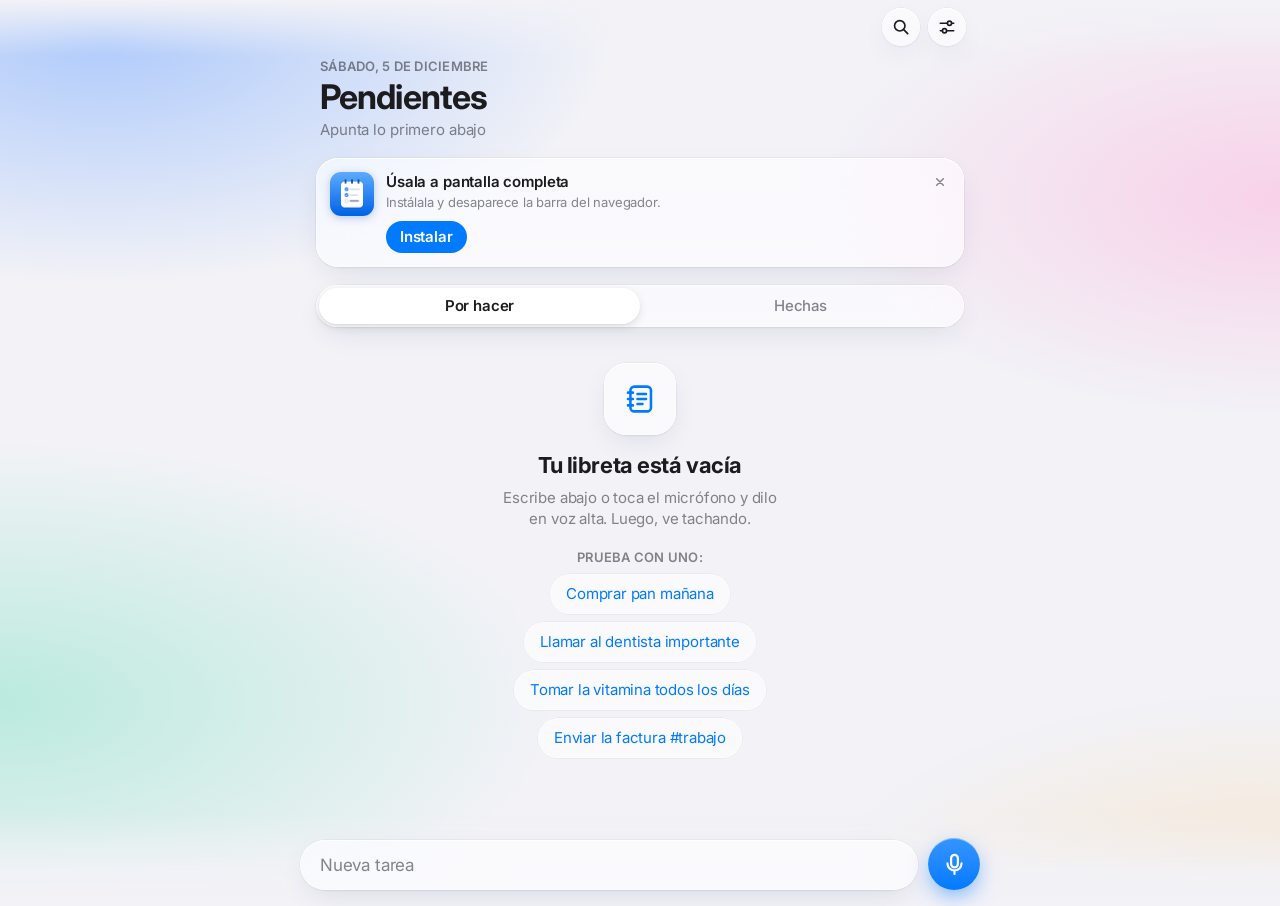
<file: index.html>
<!doctype html>
<html lang="es">
<head>
<meta charset="utf-8">
<meta name="viewport" content="width=device-width, initial-scale=1, viewport-fit=cover, interactive-widget=resizes-content">
<title>Pendientes</title>
<meta name="description" content="Tu libreta de cosas por hacer: apúntalas escribiendo o con la voz y táchalas.">
<meta name="color-scheme" content="light dark">
<meta name="theme-color" content="#f2f2f7" media="(prefers-color-scheme: light)">
<meta name="theme-color" content="#000000" media="(prefers-color-scheme: dark)">
<link rel="manifest" id="manifest" href="manifest.webmanifest">
<script>
  // Android pinta las barras del sistema (hora arriba, botones abajo) con el color del manifiesto y lo guarda
  // al instalar. Por defecto es el oscuro; solo con el móvil en modo claro se usa el claro.
  (function () {
    var m = window.matchMedia('(prefers-color-scheme: light)');
    var set = function () { document.getElementById('manifest').href = m.matches ? 'manifest-light.webmanifest' : 'manifest.webmanifest'; };
    set();
    if (m.addEventListener) m.addEventListener('change', set);
  })();
</script>
<link rel="icon" href="icons/icon.svg" type="image/svg+xml">
<link rel="apple-touch-icon" href="icons/apple-touch-icon.png">
<meta name="apple-mobile-web-app-capable" content="yes">
<meta name="mobile-web-app-capable" content="yes">
<meta name="apple-mobile-web-app-status-bar-style" content="black-translucent">
<meta name="apple-mobile-web-app-title" content="Pendientes">
<meta name="format-detection" content="telephone=no">
<link rel="preconnect" href="https://fonts.googleapis.com">
<link rel="preconnect" href="https://fonts.gstatic.com" crossorigin>
<link rel="stylesheet" href="https://fonts.googleapis.com/css2?family=Inter:opsz,wght@14..32,400..700&display=swap">
<link rel="stylesheet" href="styles.css">
<script src="app.js" defer></script>
</head>
<body>
<div class="backdrop" aria-hidden="true"></div>

<header class="nav" id="nav">
  <div class="nav-in">
    <span class="nav-title" aria-hidden="true">Pendientes</span>
    <div class="nav-btns">
      <button class="round glass" id="searchBtn" type="button" aria-label="Buscar">
        <svg viewBox="0 0 24 24" aria-hidden="true"><circle cx="10.5" cy="10.5" r="6.25"/><path d="M15.25 15.25 20 20"/></svg>
      </button>
      <button class="round glass" id="menuBtn" type="button" aria-label="Ajustes">
        <svg viewBox="0 0 24 24" aria-hidden="true"><path d="M4 7.5h8.5M17.5 7.5H20M4 16.5h2.5M11.5 16.5H20"/><circle cx="15" cy="7.5" r="2.5"/><circle cx="9" cy="16.5" r="2.5"/></svg>
      </button>
    </div>
  </div>
</header>

<main class="wrap">
  <section class="hero">
    <div class="hero-txt">
      <p class="date" id="today"></p>
      <h1 id="bigTitle">Pendientes</h1>
      <p class="summary" id="summary"></p>
    </div>
    <div class="ring" id="ring" hidden>
      <svg viewBox="0 0 56 56" aria-hidden="true"><circle class="ring-bg" cx="28" cy="28" r="23"/><circle class="ring-fg" id="ringFg" cx="28" cy="28" r="23"/></svg>
      <span class="ring-txt" id="ringTxt"></span>
    </div>
  </section>

  <div class="search" id="searchBar" hidden>
    <label class="search-field glass">
      <svg viewBox="0 0 24 24" aria-hidden="true"><circle cx="10.5" cy="10.5" r="6.25"/><path d="M15.25 15.25 20 20"/></svg>
      <input id="search" type="search" placeholder="Buscar en todo" enterkeyhint="search" autocomplete="off">
    </label>
    <button class="bar-btn" type="button" id="searchCancel">Cancelar</button>
  </div>

  <aside class="install glass" id="installCard" hidden>
    <img src="icons/icon-192.png" alt="" width="44" height="44">
    <div class="install-txt">
      <strong>Úsala a pantalla completa</strong>
      <span>Instálala y desaparece la barra del navegador.</span>
      <button class="pill" type="button" id="installBtn">Instalar</button>
    </div>
    <button class="x" type="button" id="installClose" aria-label="Ahora no">
      <svg viewBox="0 0 24 24" aria-hidden="true"><path d="M7 7l10 10M17 7 7 17"/></svg>
    </button>
  </aside>

  <div class="seg glass" role="tablist" aria-label="Filtrar" id="seg" data-active="todo">
    <span class="seg-thumb" aria-hidden="true"></span>
    <button type="button" role="tab" data-filter="todo" aria-selected="true">Por hacer <span class="count" id="countTodo"></span></button>
    <button type="button" role="tab" data-filter="done" aria-selected="false">Hechas <span class="count" id="countDone"></span></button>
  </div>

  <div class="tags" id="tags" hidden></div>

  <p class="tip" id="tip" hidden>
    <span>Desliza <b>→</b> para tachar y <b>←</b> para pasar a mañana o borrar. Mantén pulsada una tarea para moverla.</span>
    <button type="button" id="tipClose">Entendido</button>
  </p>

  <div class="empty" id="empty" hidden>
    <div class="empty-ic glass" id="emptyIc"></div>
    <h2 id="emptyTitle"></h2>
    <p id="emptyText"></p>
    <div class="examples" id="examples" hidden>
      <span class="examples-k">Prueba con uno:</span>
      <button type="button">Comprar pan mañana</button>
      <button type="button">Llamar al dentista importante</button>
      <button type="button">Tomar la vitamina todos los días</button>
      <button type="button">Enviar la factura #trabajo</button>
    </div>
  </div>

  <div id="sections" aria-live="polite"></div>

  <button class="link-btn danger" id="clearDone" type="button" hidden>Borrar todas las hechas</button>
</main>

<form class="dock" id="composer" autocomplete="off" data-state="idle">
  <div class="live glass" id="live" hidden>
    <p class="live-text" id="liveText"></p>
    <p class="live-hint">Di <b>«nueva tarea»</b> para separar varias · <b>«mañana»</b> o <b>«importante»</b> al final</p>
  </div>
  <div class="hint" id="hint" hidden></div>
  <div class="dock-in">
    <label class="field glass">
      <span class="sr">Nueva tarea</span>
      <textarea id="input" rows="1" placeholder="Nueva tarea" enterkeyhint="send"></textarea>
    </label>
    <div class="recbar glass" id="recbar" aria-live="polite">
      <button class="rb-trash" id="rbTrash" type="button" aria-label="Descartar">
        <svg viewBox="0 0 24 24" aria-hidden="true"><path d="M4 6.5h16M9.25 6.5V5A1.75 1.75 0 0 1 11 3.25h2A1.75 1.75 0 0 1 14.75 5v1.5M6 6.5l.85 12.2a2 2 0 0 0 2 1.8h6.3a2 2 0 0 0 2-1.8L18 6.5M10 10.5v6M14 10.5v6"/></svg>
      </button>
      <span class="rb-dot" aria-hidden="true"></span>
      <span class="rb-time" id="rbTime">0:00</span>
      <span class="rb-slide" id="rbSlide"><svg viewBox="0 0 24 24" aria-hidden="true"><path d="M14.5 6l-6 6 6 6"/></svg>Desliza para cancelar</span>
      <span class="rb-wave" id="rbWave" aria-hidden="true"></span>
      <span class="rb-busy"><i class="rb-spin" aria-hidden="true"></i><span id="rbBusyText">Pasando a texto…</span></span>
    </div>
    <div class="action-wrap">
      <span class="lock glass" id="lock" aria-hidden="true">
        <svg class="lock-pad" viewBox="0 0 24 24"><rect x="5.5" y="10.5" width="13" height="10" rx="2.5"/><path d="M8.5 10.5V8a3.5 3.5 0 0 1 7 0v2.5"/></svg>
        <svg class="lock-up" viewBox="0 0 24 24"><path d="M6.5 14.5 12 9l5.5 5.5"/></svg>
      </span>
      <button class="action" id="action" type="button" data-mode="voice" aria-label="Mantén pulsado para hablar">
        <svg class="i-mic" viewBox="0 0 24 24" aria-hidden="true"><rect x="8.75" y="2.75" width="6.5" height="12" rx="3.25"/><path d="M5.25 11a6.75 6.75 0 0 0 13.5 0M12 17.75V21"/></svg>
        <svg class="i-send" viewBox="0 0 24 24" aria-hidden="true"><path d="M12 19.5V5M5.75 11.25 12 5l6.25 6.25"/></svg>
      </button>
    </div>
  </div>
</form>

<div class="rec" id="rec" hidden>
  <div class="rec-panel" role="dialog" aria-modal="true" aria-labelledby="recTitle">
    <span class="grabber" aria-hidden="true"></span>
    <p class="rec-title" id="recTitle">Te escucho</p>
    <p class="rec-live" id="recLive"></p>
    <div class="wave" id="wave" aria-hidden="true"></div>
    <button class="rec-btn" id="recStop" type="button" aria-label="Terminar">
      <svg viewBox="0 0 24 24" aria-hidden="true"><rect x="7" y="7" width="10" height="10" rx="2.5"/></svg>
    </button>
    <p class="rec-hint" id="recHint">Di <b>«nueva tarea»</b> para separar varias · <b>«mañana»</b>, <b>«importante»</b> o <b>«todos los días»</b> al final</p>
    <button class="link-btn" id="recCancel" type="button">Cancelar</button>
  </div>
</div>

<div class="toast" id="toast" role="status" hidden>
  <span id="toastMsg"></span>
  <button type="button" id="toastUndo">Deshacer</button>
</div>

<dialog class="sheet" id="edit" aria-labelledby="editTitle">
  <form id="editForm">
    <div class="sheet-top">
      <span class="grabber" aria-hidden="true"></span>
      <div class="sheet-bar">
        <button class="bar-btn" type="button" data-close>Cancelar</button>
        <h2 id="editTitle">Tarea</h2>
        <button class="bar-btn strong" type="submit">Listo</button>
      </div>
    </div>
    <div class="sheet-body">
      <div class="card">
        <textarea class="edit-text" id="editText" rows="2" placeholder="Qué hay que hacer" aria-label="Tarea"></textarea>
        <textarea class="edit-note" id="editNote" rows="2" placeholder="Notas: un teléfono, una dirección, un enlace…" aria-label="Notas"></textarea>
      </div>
      <div class="quick-row" id="editQuick" hidden></div>

      <div class="card">
        <div class="cell cell-col">
          <div class="cell-line">
            <span class="ico" style="--c: var(--red)"><svg viewBox="0 0 24 24" aria-hidden="true"><rect x="3.75" y="5" width="16.5" height="15.25" rx="3.25"/><path d="M3.75 9.75h16.5M8.25 3v4M15.75 3v4"/><path d="M8 13.75h.01M12 13.75h.01M16 13.75h.01M8 17h.01M12 17h.01" stroke-width="2.6"/></svg></span>
            <span class="cell-label">Para cuándo</span>
          </div>
          <div class="chips" id="dueChips">
            <button type="button" data-due="0">Hoy</button>
            <button type="button" data-due="1">Mañana</button>
            <label class="chip-date" id="dateChip"><span id="editDateLabel">Otro día</span><input type="date" id="editDate" aria-label="Elegir día"></label>
          </div>
        </div>
        <label class="cell">
          <span class="ico" style="--c: var(--indigo)"><svg viewBox="0 0 24 24" aria-hidden="true"><path d="M4.5 11.5V10a4 4 0 0 1 4-4h11M16.5 3l3 3-3 3M19.5 12.5V14a4 4 0 0 1-4 4h-11M7.5 21l-3-3 3-3"/></svg></span>
          <span class="cell-label">Repetir</span>
          <span class="cell-value" id="editRepeatLabel">Nunca</span>
          <svg class="chev" viewBox="0 0 24 24" aria-hidden="true"><path d="M9.5 6l6 6-6 6"/></svg>
          <select class="cell-select" id="editRepeat" aria-label="Repetir">
            <option value="">Nunca</option>
            <option value="daily">Cada día</option>
            <option value="weekdays">Entre semana (lunes a viernes)</option>
            <option value="weekly">Cada semana</option>
            <option value="monthly">Cada mes</option>
          </select>
        </label>
        <label class="cell">
          <span class="ico" style="--c: var(--orange)"><svg viewBox="0 0 24 24" aria-hidden="true"><path class="fill" d="M12 3.6l2.6 5.2 5.8.9-4.2 4.1 1 5.7L12 16.8l-5.2 2.7 1-5.7-4.2-4.1 5.8-.9z"/></svg></span>
          <span class="cell-label">Importante</span>
          <input class="switch" type="checkbox" id="editStar" role="switch">
        </label>
      </div>
      <p class="cell-note" id="editInfo"></p>

      <div class="card">
        <button class="cell danger" type="button" id="editDelete">
          <span class="ico" style="--c: var(--red)"><svg viewBox="0 0 24 24" aria-hidden="true"><path d="M4 6.5h16M9.25 6.5V5A1.75 1.75 0 0 1 11 3.25h2A1.75 1.75 0 0 1 14.75 5v1.5M6 6.5l.85 12.2a2 2 0 0 0 2 1.8h6.3a2 2 0 0 0 2-1.8L18 6.5M10 10.5v6M14 10.5v6"/></svg></span>
          <span class="cell-label">Eliminar tarea</span>
        </button>
      </div>
    </div>
  </form>
</dialog>

<dialog class="sheet" id="menu" aria-labelledby="menuTitle">
  <div class="sheet-top">
    <span class="grabber" aria-hidden="true"></span>
    <div class="sheet-bar">
      <span></span>
      <h2 id="menuTitle">Ajustes</h2>
      <button class="bar-btn strong" type="button" data-close>Listo</button>
    </div>
  </div>
  <div class="sheet-body">
    <p class="cell-head">Al pulsar el micrófono</p>
    <div class="seg seg-sm" id="voiceSeg" role="radiogroup" aria-label="Al pulsar el micrófono">
      <span class="seg-thumb" aria-hidden="true"></span>
      <button type="button" role="radio" data-voice="dictar">Dictado</button>
      <button type="button" role="radio" data-voice="audio">Grabar y transcribir</button>
    </div>
    <p class="cell-note" id="voiceNote"></p>
    <div class="card">
      <button class="cell" type="button" data-act="testmic">
        <span class="ico" style="--c: var(--red)"><svg viewBox="0 0 24 24" aria-hidden="true"><path d="M3.5 10.75v2.5M7 7.75v8.5M10.5 4.5v15M14 8.25v7.5M17.5 6.25v11.5M21 10.25v3.5"/></svg></span>
        <span class="cell-label">Probar el micrófono</span>
        <svg class="chev" viewBox="0 0 24 24" aria-hidden="true"><path d="M9.5 6l6 6-6 6"/></svg>
      </button>
    </div>

    <p class="cell-head">Trucos</p>
    <div class="card tricks">
      <p><b>«mañana»</b>, <b>«el viernes»</b>… al principio o al final: se apunta para ese día.</p>
      <p><b>«importante»</b> al final: sale arriba, en Importantes.</p>
      <p><b>«todos los días»</b>, <b>«entre semana»</b>, <b>«cada semana»</b> o <b>«cada mes»</b>: vuelve a aparecer cuando la taches.</p>
      <p><b>#trabajo</b>, <b>#casa</b>… en el texto: etiquetas para filtrar.</p>
      <p>Al dictar, di <b>«nueva tarea»</b> para separar varias. Al escribir, una por línea.</p>
      <p>Un teléfono o un enlace en el texto o en las notas: botón para llamar o abrirlo.</p>
    </div>

    <div class="card">
      <button class="cell" type="button" data-act="install" hidden>
        <span class="ico" style="--c: var(--purple)"><svg viewBox="0 0 24 24" aria-hidden="true"><rect x="6.25" y="2.75" width="11.5" height="18.5" rx="3"/><path d="M12 7v6.75M9.5 11.25 12 13.75l2.5-2.5M10.5 18h3"/></svg></span>
        <span class="cell-label">Instalar en el móvil</span>
        <svg class="chev" viewBox="0 0 24 24" aria-hidden="true"><path d="M9.5 6l6 6-6 6"/></svg>
      </button>
      <button class="cell" type="button" data-act="share">
        <span class="ico" style="--c: var(--accent)"><svg viewBox="0 0 24 24" aria-hidden="true"><path d="M12 14.5V3.5M8 7.25 12 3.25l4 4M7.5 10.5H7a2 2 0 0 0-2 2V18a2 2 0 0 0 2 2h10a2 2 0 0 0 2-2v-5.5a2 2 0 0 0-2-2h-.5"/></svg></span>
        <span class="cell-label">Compartir lo pendiente</span>
        <svg class="chev" viewBox="0 0 24 24" aria-hidden="true"><path d="M9.5 6l6 6-6 6"/></svg>
      </button>
      <button class="cell" type="button" data-act="export">
        <span class="ico" style="--c: var(--green)"><svg viewBox="0 0 24 24" aria-hidden="true"><rect x="3.25" y="4" width="17.5" height="4.75" rx="1.6"/><path d="M5 8.75V18a2 2 0 0 0 2 2h10a2 2 0 0 0 2-2V8.75M12 11.25v5.5M9.5 14.25 12 16.75l2.5-2.5"/></svg></span>
        <span class="cell-label">Guardar copia de seguridad</span>
        <svg class="chev" viewBox="0 0 24 24" aria-hidden="true"><path d="M9.5 6l6 6-6 6"/></svg>
      </button>
      <button class="cell" type="button" data-act="import">
        <span class="ico" style="--c: var(--orange)"><svg viewBox="0 0 24 24" aria-hidden="true"><path d="M4.5 12a7.5 7.5 0 1 0 2.2-5.3L4.5 9M4.5 4.5V9H9M12 8v4.25l2.75 1.75"/></svg></span>
        <span class="cell-label">Recuperar una copia</span>
        <svg class="chev" viewBox="0 0 24 24" aria-hidden="true"><path d="M9.5 6l6 6-6 6"/></svg>
      </button>
    </div>
    <p class="cell-note">Todo se guarda solo en este móvil, sin cuentas ni servidores. Guarda una copia de vez en cuando por si cambias de móvil.</p>

    <div class="card">
      <button class="cell danger" type="button" data-act="clear">
        <span class="ico" style="--c: var(--red)"><svg viewBox="0 0 24 24" aria-hidden="true"><path d="M4 6.5h16M9.25 6.5V5A1.75 1.75 0 0 1 11 3.25h2A1.75 1.75 0 0 1 14.75 5v1.5M6 6.5l.85 12.2a2 2 0 0 0 2 1.8h6.3a2 2 0 0 0 2-1.8L18 6.5M10 10.5v6M14 10.5v6"/></svg></span>
        <span class="cell-label">Borrar las hechas</span>
      </button>
    </div>
    <input type="file" id="importFile" accept="application/json,.json" hidden>
  </div>
</dialog>

<dialog class="sheet" id="installSheet" aria-labelledby="installTitle">
  <div class="sheet-top">
    <span class="grabber" aria-hidden="true"></span>
    <div class="sheet-bar">
      <span></span>
      <h2 id="installTitle">Instalar</h2>
      <button class="bar-btn strong" type="button" data-close>Listo</button>
    </div>
  </div>
  <div class="sheet-body">
    <div class="install-hero">
      <img src="icons/icon-192.png" alt="" width="72" height="72">
      <p>Instalada se abre como una app de verdad: a pantalla completa, <b>sin la barra del navegador</b> y también sin internet.</p>
    </div>
    <ol class="steps" id="installSteps"></ol>
  </div>
</dialog>
</body>
</html>
</file>
<file: styles.css>
/* Pendientes · estilo iOS con cristal */

:root {
  --bg: #f2f2f7;
  --ink: #1c1c1e;
  --ink2: rgb(60 60 67 / .62);
  --ink3: rgb(60 60 67 / .3);
  --sep: rgb(60 60 67 / .16);
  --fill: rgb(118 118 128 / .12);
  --solid: #ffffff;
  --thumb: #ffffff;
  --card: rgb(255 255 255 / .82);

  --glass: rgb(255 255 255 / .58);
  --glass-hi: rgb(250 250 252 / .76);
  --glass-edge: rgb(255 255 255 / .8);
  --glass-line: rgb(0 0 0 / .07);
  --glass-shine: rgb(255 255 255 / .65);
  --shadow: 0 10px 30px -8px rgb(30 40 80 / .12), 0 1px 3px rgb(0 0 0 / .05);
  --blur: blur(28px) saturate(190%);

  --accent: #007aff;
  --green: #34c759;
  --red: #ff3b30;
  --orange: #ff9500;
  --purple: #af52de;
  --indigo: #5856d6;

  --blob1: rgb(120 170 255 / .55);
  --blob2: rgb(255 170 215 / .45);
  --blob3: rgb(120 225 190 / .45);
  --blob4: rgb(255 210 140 / .35);

  --font: -apple-system, BlinkMacSystemFont, "SF Pro Text", "Inter", "Segoe UI", Roboto, sans-serif;
  --font-d: -apple-system, BlinkMacSystemFont, "SF Pro Display", "Inter", "Segoe UI", Roboto, sans-serif;
  --ease: cubic-bezier(.32, .72, 0, 1);
  --spring: cubic-bezier(.34, 1.4, .64, 1);
  color-scheme: light;
}

@media (prefers-color-scheme: dark) {
  :root {
    --bg: #000000;
    --ink: #ffffff;
    --ink2: rgb(235 235 245 / .6);
    --ink3: rgb(235 235 245 / .28);
    --sep: rgb(84 84 88 / .55);
    --fill: rgb(118 118 128 / .24);
    --solid: #1c1c1e;
    --thumb: #636366;
    --card: rgb(44 44 46 / .8);

    --glass: rgb(40 40 44 / .5);
    --glass-hi: rgb(30 30 32 / .72);
    --glass-edge: rgb(255 255 255 / .1);
    --glass-line: rgb(0 0 0 / .4);
    --glass-shine: rgb(255 255 255 / .12);
    --shadow: 0 10px 30px -8px rgb(0 0 0 / .6);

    --accent: #0a84ff;
    --green: #30d158;
    --red: #ff453a;
    --orange: #ff9f0a;
    --purple: #bf5af2;
    --indigo: #5e5ce6;

    --blob1: rgb(40 90 220 / .38);
    --blob2: rgb(150 50 140 / .3);
    --blob3: rgb(20 130 100 / .3);
    --blob4: rgb(160 100 30 / .2);
    color-scheme: dark;
  }
}

*, *::before, *::after { box-sizing: border-box; }
[hidden] { display: none !important; }
html { -webkit-text-size-adjust: 100%; background: var(--bg); }

body {
  margin: 0;
  min-height: 100dvh;
  background: transparent;
  color: var(--ink);
  font-family: var(--font);
  font-size: 17px;
  line-height: 1.35;
  letter-spacing: -.011em;
  font-optical-sizing: auto;
  -webkit-font-smoothing: antialiased;
  -moz-osx-font-smoothing: grayscale;
  -webkit-tap-highlight-color: transparent;
  overscroll-behavior-y: none;
  overflow-x: clip; /* nada puede ensanchar la página hacia los lados */
}

button, input, textarea, select { font: inherit; letter-spacing: inherit; color: inherit; }
button {
  background: none;
  border: 0;
  padding: 0;
  cursor: pointer;
  touch-action: manipulation;
  -webkit-user-select: none;
  user-select: none;
}
a { color: inherit; text-decoration: none; }

svg {
  display: block;
  width: 100%;
  height: 100%;
  fill: none;
  stroke: currentColor;
  stroke-width: 1.9;
  stroke-linecap: round;
  stroke-linejoin: round;
}

:focus-visible { outline: 2px solid var(--accent); outline-offset: 2px; }

.sr {
  position: absolute;
  width: 1px;
  height: 1px;
  overflow: hidden;
  clip-path: inset(50%);
  white-space: nowrap;
}

/* Cristal */
.glass {
  background: var(--glass);
  -webkit-backdrop-filter: var(--blur);
  backdrop-filter: var(--blur);
  box-shadow:
    inset 0 1px 0 var(--glass-shine),
    inset 0 0 0 .5px var(--glass-edge),
    0 0 0 .5px var(--glass-line),
    var(--shadow);
}

/* Fondo con color para que el cristal tenga algo que difuminar */
.backdrop {
  position: fixed;
  inset: 0;
  z-index: -1;
  pointer-events: none;
  background:
    /* arriba y abajo, el mismo color liso que las barras del sistema: sin cortes */
    linear-gradient(var(--bg), transparent calc(env(safe-area-inset-top) + 56px)),
    linear-gradient(to top, var(--bg), transparent calc(env(safe-area-inset-bottom) + 40px)),
    radial-gradient(55% 38% at 8% 4%, var(--blob1), transparent 72%),
    radial-gradient(50% 34% at 100% 22%, var(--blob2), transparent 72%),
    radial-gradient(60% 40% at 0% 78%, var(--blob3), transparent 72%),
    radial-gradient(50% 32% at 100% 100%, var(--blob4), transparent 72%),
    var(--bg);
}

.wrap {
  max-width: 680px;
  margin: 0 auto;
  padding: 0 16px calc(140px + env(safe-area-inset-bottom));
}

/* Barra superior: aparece en cristal al bajar */
.nav {
  position: fixed;
  top: 0;
  left: 0;
  right: 0;
  z-index: 10;
  padding-top: env(safe-area-inset-top);
}
.nav::before {
  content: "";
  position: absolute;
  inset: 0;
  background: var(--glass-hi);
  -webkit-backdrop-filter: var(--blur);
  backdrop-filter: var(--blur);
  box-shadow: 0 .5px 0 var(--sep);
  opacity: 0;
  transition: opacity .25s ease;
}
.nav.is-scrolled::before { opacity: 1; }
.nav-in {
  position: relative;
  max-width: 680px;
  height: 54px;
  margin: 0 auto;
  display: flex;
  align-items: center;
  justify-content: center;
}
.nav-title {
  font-family: var(--font-d);
  font-size: 17px;
  font-weight: 600;
  opacity: 0;
  transform: translateY(8px);
  transition: opacity .25s ease, transform .35s var(--ease);
}
.nav.is-scrolled .nav-title { opacity: 1; transform: none; }
.nav-btns { position: absolute; right: 14px; display: flex; gap: 8px; }

.round {
  width: 38px;
  height: 38px;
  border-radius: 50%;
  display: grid;
  place-items: center;
  color: var(--ink);
  transition: transform .2s var(--spring);
}
.round:active { transform: scale(.9); }
.round svg { width: 20px; height: 20px; stroke-width: 2; }

/* Cabecera: fecha, título y anillo del día */
.hero {
  display: flex;
  align-items: flex-end;
  justify-content: space-between;
  gap: 16px;
  padding: calc(env(safe-area-inset-top) + 58px) 4px 0;
}
.hero-txt { min-width: 0; }
.date {
  margin: 0;
  font-size: 13px;
  font-weight: 600;
  letter-spacing: .02em;
  text-transform: uppercase;
  color: var(--ink2);
}
h1 {
  margin: 2px 0 0;
  font-family: var(--font-d);
  font-size: 34px;
  line-height: 1.12;
  font-weight: 700;
  letter-spacing: -.026em;
}
.summary {
  margin: 4px 0 0;
  min-height: 1.35em;
  font-size: 15px;
  color: var(--ink2);
  letter-spacing: -.008em;
}
.summary b { color: var(--ink); font-weight: 600; }
.summary .old { color: var(--orange); font-weight: 500; }

.ring { position: relative; flex: none; width: 64px; height: 64px; margin-bottom: 2px; }
.ring svg { transform: rotate(-90deg); }
.ring circle { fill: none; stroke-width: 6; stroke-linecap: round; }
.ring-bg { stroke: var(--fill); }
.ring-fg {
  stroke: var(--accent);
  stroke-dasharray: 144.5;
  stroke-dashoffset: calc(144.5 * (1 - var(--p, 0)));
  transition: stroke-dashoffset .8s var(--ease), stroke .3s;
}
.ring.is-full .ring-fg { stroke: var(--green); }
.ring-txt {
  position: absolute;
  inset: 0;
  display: grid;
  place-items: center;
  font-size: 13px;
  font-weight: 700;
  letter-spacing: -.02em;
  font-variant-numeric: tabular-nums;
}
.ring-txt small { font-size: 10px; font-weight: 600; color: var(--ink2); }
.ring.is-full .ring-txt { color: var(--green); }
.ring.is-full .ring-txt svg { width: 22px; height: 22px; stroke-width: 3; }
.ring.is-party { animation: lz-party .9s var(--spring); }
.ring.is-party::after {
  content: "";
  position: absolute;
  inset: -6px;
  border-radius: 50%;
  border: 3px solid var(--green);
  animation: lz-ripple 1s ease-out both;
  pointer-events: none;
}
@keyframes lz-party { 0% { scale: 1; } 35% { scale: 1.18; } 100% { scale: 1; } }
@keyframes lz-ripple { from { opacity: .8; transform: scale(.9); } to { opacity: 0; transform: scale(1.6); } }
.nav-title { cursor: pointer; }

/* Buscador */
.search { display: flex; align-items: center; gap: 4px; min-width: 0; margin: 16px 0 0; animation: lz-in .35s var(--ease) both; }
.search-field {
  flex: 1;
  min-width: 0;
  display: flex;
  align-items: center;
  gap: 8px;
  height: 42px;
  padding: 0 14px;
  border-radius: 21px;
  color: var(--ink2);
}
.search-field svg { flex: none; width: 17px; height: 17px; stroke-width: 2.2; }
.search-field input {
  flex: 1;
  min-width: 0;
  width: 100%;
  padding: 0;
  border: 0;
  outline: 0;
  background: transparent;
  color: var(--ink);
  font-size: 17px;
}
.search-field input::placeholder { color: var(--ink2); }
.search-field input::-webkit-search-cancel-button { -webkit-appearance: none; }
.search .bar-btn { flex: none; padding: 0 6px; }

/* Aviso para instalar */
.install {
  position: relative;
  display: flex;
  align-items: flex-start;
  gap: 12px;
  margin: 18px 0 0;
  padding: 14px 40px 14px 14px;
  border-radius: 22px;
  animation: lz-in .5s var(--ease) both;
}
.install img { flex: none; border-radius: 11px; box-shadow: 0 2px 8px rgb(0 60 160 / .25); }
.install-txt { flex: 1; min-width: 0; display: grid; gap: 2px; justify-items: start; }
.install-txt strong { font-size: 15px; font-weight: 600; letter-spacing: -.01em; }
.install-txt span { font-size: 13px; color: var(--ink2); line-height: 1.3; }
.install .pill { margin-top: 8px; }
.install .x { position: absolute; top: 8px; right: 8px; }
.pill {
  flex: none;
  height: 32px;
  padding: 0 14px;
  border-radius: 16px;
  background: var(--accent);
  color: #fff;
  font-size: 15px;
  font-weight: 600;
  transition: transform .2s var(--spring);
}
.pill:active { transform: scale(.94); }
.x {
  flex: none;
  width: 32px;
  height: 32px;
  border-radius: 50%;
  display: grid;
  place-items: center;
  color: var(--ink2);
}
.x svg { width: 16px; height: 16px; stroke-width: 2.2; }

/* Control segmentado en cápsula */
.seg {
  position: relative;
  display: grid;
  grid-template-columns: 1fr 1fr;
  margin: 18px 0 0;
  padding: 3px;
  border-radius: 999px;
}
.seg-thumb {
  position: absolute;
  top: 3px;
  bottom: 3px;
  left: 3px;
  width: calc(50% - 3px);
  border-radius: 999px;
  background: var(--thumb);
  box-shadow: 0 3px 10px rgb(0 0 0 / .1), 0 1px 2px rgb(0 0 0 / .06);
  transition: transform .45s var(--ease);
}
.seg[data-active="done"] .seg-thumb,
.seg[data-active="audio"] .seg-thumb { transform: translateX(100%); }
.seg button {
  position: relative;
  height: 36px;
  border-radius: 999px;
  display: flex;
  align-items: center;
  justify-content: center;
  gap: 6px;
  font-size: 15px;
  font-weight: 500;
  color: var(--ink2);
  transition: color .25s;
}
.seg button[aria-selected="true"],
.seg button[aria-checked="true"] { color: var(--ink); font-weight: 600; }
.seg button:disabled { opacity: .35; cursor: not-allowed; }
.count { font-size: 13px; font-weight: 600; color: var(--ink2); font-variant-numeric: tabular-nums; }
.count:empty { display: none; }

/* Etiquetas para filtrar */
.tags {
  display: flex;
  gap: 8px;
  margin: 12px -16px 0;
  padding: 2px 16px 4px;
  overflow-x: auto;
  scrollbar-width: none;
}
.tags::-webkit-scrollbar { display: none; }
.tags button {
  flex: none;
  height: 32px;
  padding: 0 13px;
  border-radius: 16px;
  font-size: 14px;
  font-weight: 600;
  color: var(--tc, var(--ink));
  transition: background .2s, color .2s;
}
.tags button[aria-pressed="true"] { background: var(--tc, var(--ink)); color: #fff; box-shadow: none; }

/* Grupos de tareas */
.group-h {
  display: flex;
  align-items: center;
  gap: 6px;
  width: calc(100% - 16px);
  margin: 26px 8px 8px;
  font-family: var(--font);
  font-size: 13px;
  font-weight: 600;
  letter-spacing: .02em;
  text-transform: uppercase;
  color: var(--ink2);
  text-align: left;
}
.group-h > svg { flex: none; width: 14px; height: 14px; }
.group-h .star-ic { fill: var(--orange); stroke: none; }
.group-h .n { margin-left: auto; font-variant-numeric: tabular-nums; letter-spacing: 0; text-transform: none; }
.group-h .fold { width: 13px; height: 13px; stroke-width: 2.6; transition: transform .3s var(--ease); }
button.group-h { min-height: 32px; }
button.group-h[aria-expanded="false"] .fold { transform: rotate(-90deg); }
#sections > .group-h:first-child { margin-top: 18px; }

.group {
  list-style: none;
  margin: 0;
  padding: 0;
  border-radius: 22px;
  overflow: hidden;
}
#sections > .group:first-child { margin-top: 18px; }
.group.is-quiet { background: color-mix(in srgb, var(--glass) 60%, transparent); }

.row { position: relative; overflow: hidden; --w: 0px; }
.row:not(:last-child)::after {
  content: "";
  position: absolute;
  left: 54px;
  right: 0;
  bottom: 0;
  height: 1px;
  background: var(--sep);
  transform: scaleY(.6);
  transform-origin: bottom;
  z-index: 2;
  pointer-events: none;
}
.row.is-new { animation: lz-in .45s var(--ease) both; }
.row.is-flash .row-fg { animation: lz-flash 1.4s ease both; }

.row-fg {
  position: relative;
  z-index: 1;
  display: flex;
  align-items: flex-start;
  min-height: 52px;
  padding: 4px 6px 4px 5px;
  touch-action: pan-y;
  -webkit-user-select: none;
  user-select: none;
  -webkit-touch-callout: none;
}
.row.is-swiping .row-fg,
.row.is-open .row-fg,
.row.is-gone .row-fg { background: var(--solid); }

/* Levantada para moverla */
.row.is-lifted {
  z-index: 5;
  overflow: visible;
  border-radius: 14px;
}
.row.is-lifted .row-fg {
  background: var(--solid);
  border-radius: 14px;
  box-shadow: 0 16px 36px -8px rgb(0 0 0 / .28), 0 0 0 .5px var(--glass-line);
  transform: scale(1.03);
  transition: transform .2s var(--spring), box-shadow .2s;
}
.row.is-lifted::after { opacity: 0; }

/* La que cambia de grupo (al tachar, deshacer, marcar importante…) viaja por encima como una tarjeta */
.group.is-landing { overflow: visible; }
.row.is-flying { z-index: 6; }
.row.is-flying::after { opacity: 0; }
.row.is-flying .row-fg {
  background: var(--solid);
  border-radius: 16px;
  box-shadow: 0 14px 30px -10px rgb(0 0 0 / .28), 0 0 0 .5px var(--glass-line);
}
.group:has(.is-lifted) { overflow: visible; }

/* Acciones al deslizar */
.act { position: absolute; top: 0; bottom: 0; display: flex; overflow: hidden; width: var(--w); visibility: hidden; }
.row.sw-r .act-r, .row.sw-l .act-l, .row.is-open .act-l { visibility: visible; }
.row.snap .act { transition: width .4s var(--ease); }
.act-r {
  left: 0;
  align-items: center;
  padding-left: 22px;
  color: #fff;
  font-size: 15px;
  font-weight: 600;
  white-space: nowrap;
  background: var(--green);
}
.act-r.is-undo { background: var(--accent); }
.act-r span { display: flex; align-items: center; gap: 8px; transition: transform .25s var(--spring); }
.act-r svg { width: 22px; height: 22px; stroke-width: 2.4; }
.row.is-armed .act-r span { transform: scale(1.12); }
.row:not(.is-armed) .act-r { filter: saturate(.6) brightness(1.06); }

.act-l { right: 0; }
.act-l button {
  flex: 1 1 0;
  min-width: 0;
  display: flex;
  flex-direction: column;
  align-items: center;
  justify-content: center;
  gap: 4px;
  overflow: hidden;
  color: #fff;
  font-size: 12.5px;
  font-weight: 600;
  white-space: nowrap;
  transition: flex-grow .3s var(--ease);
}
.act-l svg { flex: none; width: 21px; height: 21px; stroke-width: 2.1; }
.b-later { background: var(--orange); }
.b-del { background: var(--red); }
.row.is-armed .b-later { flex-grow: 0; }
.row.is-armed .b-del { flex-grow: 1; }

/* Círculo de tachar */
.check { flex: none; width: 44px; height: 44px; display: grid; place-items: center; }
.check span {
  width: 24px;
  height: 24px;
  border-radius: 50%;
  border: 1.6px solid var(--ink3);
  display: grid;
  place-items: center;
  color: #fff;
  transition: background .2s, border-color .2s, transform .3s var(--spring);
}
.check svg { width: 14px; height: 14px; stroke-width: 3; stroke-dasharray: 22; stroke-dashoffset: 22; transition: stroke-dashoffset .3s .08s var(--ease); }
.check:active span { transform: scale(.85); }
.is-done .check span { background: var(--accent); border-color: var(--accent); }
.is-done .check svg { stroke-dashoffset: 0; }
.is-star:not(.is-done) .check span { border-color: var(--orange); border-width: 2px; }

.row-body { flex: 1; min-width: 0; padding: 11px 4px 11px 1px; }
.row-text { display: block; width: 100%; text-align: left; }
.text {
  display: block;
  font-size: 17px;
  line-height: 1.3;
  white-space: pre-wrap;
  overflow-wrap: break-word;
  transition: color .3s;
}
/* Tachado como con bolígrafo: una raya que cruza el texto */
.ink {
  background: linear-gradient(currentColor, currentColor) 0 58% / 0 1.5px no-repeat;
  -webkit-box-decoration-break: clone;
  box-decoration-break: clone;
  transition: background-size .45s var(--ease);
}
.is-done .text { color: var(--ink2); }
.is-done .ink { background-size: 100% 1.5px; }
.tag { color: var(--tc); font-weight: 500; }
.is-done .tag { color: inherit; }

.note {
  display: -webkit-box;
  margin-top: 2px;
  font-size: 14px;
  line-height: 1.3;
  color: var(--ink2);
  -webkit-line-clamp: 2;
  -webkit-box-orient: vertical;
  overflow: hidden;
  overflow-wrap: break-word;
}

.meta { display: flex; flex-wrap: wrap; gap: 4px 10px; margin-top: 4px; font-size: 13px; color: var(--ink2); }
.meta:empty { display: none; }
.meta span { display: inline-flex; align-items: center; gap: 4px; white-space: nowrap; }
.meta svg { width: 13px; height: 13px; stroke-width: 2.2; }
.meta .old { color: var(--orange); font-weight: 500; }
.meta .due { color: var(--accent); font-weight: 500; }

.star, .quick {
  flex: none;
  width: 38px;
  height: 44px;
  display: grid;
  place-items: center;
}
.star { color: var(--orange); }
.star svg { width: 17px; height: 17px; fill: currentColor; stroke: none; }
.quick i {
  width: 30px;
  height: 30px;
  border-radius: 50%;
  display: grid;
  place-items: center;
  background: color-mix(in srgb, var(--green) 16%, transparent);
  color: var(--green);
}
.quick.is-link i { background: color-mix(in srgb, var(--accent) 14%, transparent); color: var(--accent); }
.quick svg { width: 15px; height: 15px; stroke-width: 2.2; }
.quick:active i { transform: scale(.9); }

.play {
  position: relative;
  overflow: hidden;
  margin-top: 8px;
  height: 32px;
  padding: 0 13px 0 4px;
  border-radius: 16px;
  display: inline-flex;
  align-items: center;
  gap: 8px;
  background: var(--fill);
  color: var(--accent);
  font-size: 14px;
  font-weight: 600;
  font-variant-numeric: tabular-nums;
}
.play::before {
  content: "";
  position: absolute;
  inset: 0;
  width: calc(var(--p, 0) * 100%);
  background: color-mix(in srgb, var(--accent) 16%, transparent);
  transition: width .25s linear;
}
.play i {
  position: relative;
  width: 24px;
  height: 24px;
  border-radius: 50%;
  display: grid;
  place-items: center;
  background: var(--accent);
  color: #fff;
}
.play i svg { width: 11px; height: 11px; fill: currentColor; stroke: none; }
.play span { position: relative; }
.play .i-pause, .play.is-playing .i-play { display: none; }
.play.is-playing .i-pause { display: block; }

/* Resumen de la semana (Hechas) */
.week { margin: 18px 0 0; padding: 16px 18px 14px; border-radius: 22px; }
.week-head { display: flex; align-items: flex-end; justify-content: space-between; gap: 12px; }
.week-k { display: block; font-size: 13px; font-weight: 600; letter-spacing: .02em; text-transform: uppercase; color: var(--ink2); }
.week-head strong { display: block; margin-top: 2px; font-family: var(--font-d); font-size: 28px; font-weight: 700; letter-spacing: -.025em; font-variant-numeric: tabular-nums; }
.week-head strong small { font-family: var(--font); font-size: 15px; font-weight: 500; color: var(--ink2); letter-spacing: -.01em; }
.week-side { text-align: right; font-size: 13px; color: var(--ink2); line-height: 1.4; }
.week-side b { color: var(--ink); font-weight: 600; font-variant-numeric: tabular-nums; }
.week-bars { display: grid; grid-template-columns: repeat(7, 1fr); gap: 10px; height: 92px; margin-top: 14px; }
.wb { display: grid; grid-template-rows: 16px 1fr 18px; justify-items: center; gap: 4px; }
.wb-n { font-size: 11px; font-weight: 600; color: var(--ink2); font-variant-numeric: tabular-nums; }
.wb-col { position: relative; width: 100%; max-width: 26px; border-radius: 7px; background: var(--fill); overflow: hidden; }
.wb-col i {
  position: absolute;
  left: 0;
  right: 0;
  bottom: 0;
  height: calc(var(--h, 0) * 100%);
  min-height: 0;
  border-radius: 7px;
  background: color-mix(in srgb, var(--accent) 45%, transparent);
  animation: lz-grow .7s var(--ease) both;
  transform-origin: bottom;
}
.wb.is-today .wb-col i { background: var(--accent); }
.wb-d { font-size: 12px; font-weight: 600; color: var(--ink2); }
.wb.is-today .wb-d { color: var(--accent); }

.tip {
  display: flex;
  align-items: center;
  justify-content: space-between;
  gap: 12px;
  margin: 14px 8px 0;
  font-size: 13px;
  line-height: 1.4;
  color: var(--ink2);
}
.tip b { color: var(--ink); }
.tip button { flex: none; min-height: 32px; font-size: 13px; font-weight: 600; color: var(--accent); }

.empty { padding: 36px 24px 8px; text-align: center; animation: lz-in .5s var(--ease) both; }
.empty-ic {
  width: 72px;
  height: 72px;
  margin: 0 auto 16px;
  border-radius: 22px;
  display: grid;
  place-items: center;
  color: var(--accent);
}
.empty-ic.is-ok { color: var(--green); }
.empty-ic svg { width: 34px; height: 34px; stroke-width: 1.8; }
.empty h2 { margin: 0; font-family: var(--font-d); font-size: 22px; font-weight: 700; letter-spacing: -.02em; }
.empty p { margin: 6px auto 0; max-width: 290px; font-size: 15px; color: var(--ink2); line-height: 1.4; }

.examples { display: flex; flex-direction: column; align-items: center; gap: 8px; margin-top: 20px; }
.examples-k { font-size: 13px; font-weight: 600; text-transform: uppercase; letter-spacing: .02em; color: var(--ink2); }
.examples button {
  min-height: 40px;
  padding: 0 16px;
  border-radius: 20px;
  font-size: 15px;
  color: var(--accent);
  background: var(--glass);
  -webkit-backdrop-filter: var(--blur);
  backdrop-filter: var(--blur);
  box-shadow: inset 0 0 0 .5px var(--glass-edge), 0 0 0 .5px var(--glass-line);
  transition: transform .2s var(--spring);
}
.examples button:active { transform: scale(.95); }

.link-btn {
  display: block;
  min-height: 44px;
  margin: 20px auto 0;
  padding: 0 16px;
  font-size: 15px;
  font-weight: 500;
  color: var(--accent);
}
.link-btn.danger { color: var(--red); }

/* Barra de escribir (flotante, de cristal) */
.dock {
  position: fixed;
  left: 0;
  right: 0;
  bottom: 0;
  z-index: 10;
  padding: 26px 12px calc(10px + env(safe-area-inset-bottom));
  background: linear-gradient(to top, color-mix(in srgb, var(--bg) 85%, transparent) 30%, transparent);
  pointer-events: none;
}
.dock-in {
  position: relative;
  max-width: 680px;
  margin: 0 auto;
  display: flex;
  align-items: flex-end;
  gap: 10px;
  pointer-events: auto;
}

/* ---------- Barra de voz, como las notas de voz de WhatsApp ---------- */
.dock:not([data-state="idle"]) .field { visibility: hidden; }
.dock:not([data-state="idle"]) .hint { display: none; }

.recbar {
  position: absolute;
  left: 0;
  right: 62px;
  bottom: 0;
  height: 52px;
  display: none;
  align-items: center;
  gap: 10px;
  padding: 0 18px;
  border-radius: 26px;
  overflow: hidden;
  font-variant-numeric: tabular-nums;
}
.dock:not([data-state="idle"]) .recbar { display: flex; animation: lz-fade .2s both; }
.recbar > * { flex: none; }

.rb-dot {
  width: 10px;
  height: 10px;
  border-radius: 50%;
  background: var(--red);
  animation: lz-blink 1.1s ease-in-out infinite;
}
.rb-time { font-size: 16px; font-weight: 600; min-width: 2.6em; }
.rb-slide {
  flex: 1;
  display: flex;
  align-items: center;
  justify-content: center;
  gap: 2px;
  font-size: 15px;
  color: var(--ink2);
  opacity: calc(1 - var(--slide, 0));
  transform: translateX(calc(var(--slide, 0) * -40px));
  animation: lz-nudge 1.6s ease-in-out infinite;
}
.rb-slide svg { width: 18px; height: 18px; stroke-width: 2.2; }
.rb-wave { flex: 1; display: flex; align-items: center; justify-content: space-between; height: 26px; min-width: 0; }
.rb-wave span { width: 3px; height: 100%; border-radius: 2px; background: var(--accent); transform: scaleY(.1); transition: transform .09s linear; }
.dock[data-kind="dictar"] .rb-wave span { animation: lz-wave 1.2s ease-in-out infinite; animation-delay: calc(var(--i) * -.09s); }
.rb-trash {
  width: 36px;
  height: 36px;
  margin-left: -10px;
  border-radius: 50%;
  display: grid;
  place-items: center;
  color: var(--red);
}
.rb-trash:active { background: var(--fill); }
.rb-trash svg { width: 21px; height: 21px; }
.rb-busy { flex: 1; display: flex; align-items: center; gap: 10px; min-width: 0; font-size: 15px; color: var(--ink2); }
.rb-busy span { overflow: hidden; text-overflow: ellipsis; white-space: nowrap; }
.rb-spin {
  flex: none;
  width: 18px;
  height: 18px;
  border-radius: 50%;
  border: 2.5px solid var(--accent);
  border-right-color: transparent;
  animation: lz-spin .8s linear infinite;
}

/* Qué se ve en cada momento: manteniendo pulsado, bloqueada y pasando a texto */
.dock[data-state="hold"] :is(.rb-trash, .rb-wave, .rb-busy),
.dock[data-state="locked"] :is(.rb-slide, .rb-busy),
.dock[data-state="busy"] :is(.rb-dot, .rb-time, .rb-slide, .rb-wave) { display: none; }

.action-wrap { position: relative; flex: none; }
.action { touch-action: none; -webkit-user-select: none; user-select: none; -webkit-touch-callout: none; }
.dock[data-state="hold"] .action {
  scale: 1.45;
  transition: scale .25s var(--spring);
  box-shadow: 0 0 0 8px color-mix(in srgb, var(--accent) 18%, transparent), 0 10px 26px -4px color-mix(in srgb, var(--accent) 60%, transparent);
}
.dock[data-state="locked"] .action { animation: lz-pop .35s var(--spring); }

/* Candado: aparece encima del micro al mantener pulsado; deslizando hacia él se bloquea */
.lock {
  position: absolute;
  left: 50%;
  bottom: 92px;
  width: 40px;
  height: 84px;
  margin-left: -20px;
  border-radius: 20px;
  display: none;
  flex-direction: column;
  align-items: center;
  justify-content: space-between;
  padding: 10px 0 8px;
  color: var(--ink2);
  transform: translateY(calc(var(--lift, 0) * -18px));
}
.dock[data-state="hold"] .lock { display: flex; animation: lz-in .3s var(--ease) both; }
.lock svg { width: 20px; height: 20px; stroke-width: 2; }
.lock .lock-up { animation: lz-rise 1.3s ease-in-out infinite; }

/* Burbuja con lo que se va dictando */
.live {
  max-width: 680px;
  margin: 0 auto 10px;
  padding: 12px 16px 10px;
  border-radius: 22px;
  pointer-events: auto;
  animation: lz-in .3s var(--ease) both;
}
.live-text {
  margin: 0;
  max-height: 28vh;
  overflow-y: auto;
  font-size: 17px;
  line-height: 1.35;
  overflow-wrap: break-word;
}
.live-text:empty::before { content: attr(data-placeholder); color: var(--ink2); }
.live-text i { font-style: normal; color: var(--ink2); }
.live-hint { margin: 6px 0 0; font-size: 12.5px; line-height: 1.35; color: var(--ink2); }
.live-hint b { color: var(--ink); font-weight: 600; }

@keyframes lz-blink { 50% { opacity: .25; } }
@keyframes lz-nudge { 0%, 100% { translate: 0; } 50% { translate: -6px; } }
@keyframes lz-rise { 0%, 100% { transform: translateY(2px); opacity: .5; } 50% { transform: translateY(-3px); opacity: 1; } }
@keyframes lz-pop { 0% { scale: .7; } }
/* Botones de encima de la barra mientras escribes: Mañana, Importante, etiquetas */
.hint {
  max-width: 680px;
  margin: 0 -12px 10px;
  padding: 2px 12px;
  display: flex;
  gap: 8px;
  overflow-x: auto;
  scrollbar-width: none;
  pointer-events: auto;
  animation: lz-in .25s var(--ease) both;
}
@media (min-width: 704px) { .hint { margin-left: auto; margin-right: auto; } }
.hint::-webkit-scrollbar { display: none; }
.mod {
  flex: none;
  display: inline-flex;
  align-items: center;
  gap: 6px;
  height: 34px;
  padding: 0 13px;
  border-radius: 17px;
  font-size: 14px;
  font-weight: 600;
  color: var(--c);
  background: var(--glass-hi);
  -webkit-backdrop-filter: var(--blur);
  backdrop-filter: var(--blur);
  box-shadow: inset 0 0 0 .5px var(--glass-edge), 0 0 0 .5px var(--glass-line), 0 4px 12px -6px rgb(0 0 0 / .2);
  transition: background .2s, color .2s, transform .2s var(--spring);
}
.mod:active { transform: scale(.94); }
.mod.is-on {
  color: #fff;
  background: var(--c);
  box-shadow: 0 6px 14px -6px color-mix(in srgb, var(--c) 80%, transparent);
}
.mod[data-fixed] { cursor: default; }
.mod svg { width: 15px; height: 15px; stroke-width: 2.3; }
.mod .fill { fill: currentColor; stroke: none; }

.field {
  flex: 1;
  min-width: 0;
  display: flex;
  border-radius: 26px;
  transition: box-shadow .25s;
}
.field textarea {
  flex: 1;
  min-width: 0;
  max-height: 140px;
  padding: 14px 20px;
  border: 0;
  outline: 0;
  resize: none;
  background: transparent;
  color: var(--ink);
  font-size: 17px;
  line-height: 1.32;
}
.field textarea::placeholder { color: var(--ink2); }
.field:focus-within {
  box-shadow:
    inset 0 1px 0 var(--glass-shine),
    inset 0 0 0 .5px var(--glass-edge),
    0 0 0 2.5px color-mix(in srgb, var(--accent) 45%, transparent),
    var(--shadow);
}

.action {
  position: relative;
  flex: none;
  width: 52px;
  height: 52px;
  border-radius: 50%;
  display: grid;
  place-items: center;
  color: #fff;
  background: linear-gradient(180deg, color-mix(in srgb, var(--accent) 80%, #fff), var(--accent));
  box-shadow:
    inset 0 1px 0 rgb(255 255 255 / .35),
    0 8px 22px -4px color-mix(in srgb, var(--accent) 60%, transparent);
  transition: transform .25s var(--spring), opacity .2s;
}
.action:active { transform: scale(.9); }
.action:disabled { opacity: .45; }
.action svg { grid-area: 1 / 1; width: 25px; height: 25px; stroke-width: 2.1; transition: transform .3s var(--spring), opacity .2s; }
.action[data-mode="voice"] .i-send,
.action[data-mode="send"] .i-mic { opacity: 0; transform: scale(.3) rotate(-40deg); }
.action[data-mode="send"] .i-send { stroke-width: 2.5; }

/* Hoja de escuchar / grabar */
.rec {
  position: fixed;
  inset: 0;
  z-index: 20;
  display: flex;
  align-items: flex-end;
  background: rgb(0 0 0 / .28);
  animation: lz-fade .25s both;
}
.rec-panel {
  width: 100%;
  max-width: 680px;
  margin: 0 auto;
  padding: 0 24px calc(14px + env(safe-area-inset-bottom));
  text-align: center;
  border-radius: 32px 32px 0 0;
  background: var(--glass-hi);
  -webkit-backdrop-filter: var(--blur);
  backdrop-filter: var(--blur);
  box-shadow: inset 0 1px 0 var(--glass-shine), 0 -10px 40px rgb(0 0 0 / .12);
  animation: lz-up .45s var(--ease) both;
}
.grabber { display: block; width: 36px; height: 5px; margin: 7px auto 0; border-radius: 3px; background: var(--ink3); }
.rec-title { margin: 18px 0 0; font-size: 15px; font-weight: 600; color: var(--ink2); }
.rec-live {
  min-height: 2.7em;
  margin: 8px 0 12px;
  font-family: var(--font-d);
  font-size: 24px;
  line-height: 1.3;
  font-weight: 600;
  letter-spacing: -.02em;
  overflow-wrap: break-word;
}
.rec-live:empty::before { content: attr(data-placeholder); color: var(--ink3); }
.rec-live i { font-style: normal; color: var(--ink2); }
.rec[data-mode="audio"] .rec-live { font-size: 44px; font-weight: 300; letter-spacing: -.03em; font-variant-numeric: tabular-nums; }

.wave {
  height: 56px;
  margin: 0 auto 18px;
  max-width: 280px;
  display: flex;
  align-items: center;
  justify-content: space-between;
}
.wave span {
  width: 4px;
  height: 100%;
  border-radius: 2px;
  background: var(--accent);
  transform: scaleY(.08);
  transition: transform .09s linear;
}
.rec[data-mode="audio"] .wave span { background: var(--red); }
.wave.idle span { animation: lz-wave 1.2s ease-in-out infinite; animation-delay: calc(var(--i) * -.09s); }
.wave.talk span { animation-duration: .55s; }

.rec-btn {
  position: relative;
  width: 76px;
  height: 76px;
  margin: 0 auto;
  border-radius: 50%;
  display: grid;
  place-items: center;
  color: #fff;
  background: var(--accent);
  box-shadow: 0 0 0 5px color-mix(in srgb, var(--accent) 20%, transparent), 0 10px 24px -6px color-mix(in srgb, var(--accent) 70%, transparent);
  transition: transform .25s var(--spring);
}
.rec-btn:active { transform: scale(.9); }
.rec[data-mode="audio"] .rec-btn { background: var(--red); box-shadow: 0 0 0 5px color-mix(in srgb, var(--red) 20%, transparent), 0 10px 24px -6px color-mix(in srgb, var(--red) 70%, transparent); }
.rec-btn svg { width: 28px; height: 28px; fill: currentColor; stroke: none; }
/* Pasando a texto: el botón se vuelve un indicador que gira */
.rec[data-mode="busy"] .rec-btn { pointer-events: none; color: var(--accent); background: var(--fill); box-shadow: none; }
.rec[data-mode="busy"] .rec-btn svg,
.rec[data-mode="busy"] .rec-btn::after { display: none; }
.rec[data-mode="busy"] .rec-btn::before {
  content: "";
  position: absolute;
  inset: 22px;
  border-radius: 50%;
  border: 3px solid currentColor;
  border-right-color: transparent;
  animation: lz-spin .8s linear infinite;
}
.rec[data-mode="busy"] .wave span { background: var(--accent); opacity: .5; }
.rec[data-mode="busy"] .rec-live { font-size: 24px; }
@keyframes lz-spin { to { transform: rotate(1turn); } }

.rec-hint { margin: 16px auto 0; max-width: 340px; font-size: 13px; line-height: 1.45; color: var(--ink2); }
.rec-hint b { color: var(--ink); font-weight: 600; }
.rec .link-btn { margin-top: 4px; }

/* Aviso con «Deshacer» */
.toast {
  position: fixed;
  left: 50%;
  bottom: calc(88px + env(safe-area-inset-bottom));
  z-index: 30;
  max-width: calc(100% - 32px);
  min-height: 46px;
  display: flex;
  align-items: center;
  gap: 12px;
  padding: 0 6px 0 18px;
  border-radius: 23px;
  font-size: 15px;
  font-weight: 500;
  color: #fff;
  background: rgb(28 28 30 / .8);
  -webkit-backdrop-filter: var(--blur);
  backdrop-filter: var(--blur);
  box-shadow: inset 0 1px 0 rgb(255 255 255 / .12), 0 12px 30px -6px rgb(0 0 0 / .35);
  transform: translateX(-50%);
  animation: lz-toast .45s var(--spring) both;
  white-space: nowrap;
}
.toast:not(:has(button:not([hidden]))) { padding-right: 18px; }
@media (prefers-color-scheme: dark) { .toast { background: rgb(60 60 64 / .8); } }
.toast span { overflow: hidden; text-overflow: ellipsis; }
.toast button { flex: none; min-height: 36px; padding: 0 12px; border-radius: 18px; font-weight: 600; color: #64aaff; white-space: nowrap; }
.toast.is-long {
  width: calc(100% - 32px);
  max-width: 520px;
  padding-top: 10px;
  padding-bottom: 10px;
  border-radius: 20px;
  line-height: 1.35;
  white-space: normal;
}
.toast.is-long span { overflow: visible; }

/* Hojas (editar, ajustes, instalar) */
dialog.sheet {
  width: 100%;
  max-width: 680px;
  max-height: 92dvh;
  margin: auto auto 0;
  padding: 0;
  border: 0;
  border-radius: 28px 28px 0 0;
  color: var(--ink);
  background: var(--glass-hi);
  -webkit-backdrop-filter: var(--blur);
  backdrop-filter: var(--blur);
  box-shadow: inset 0 1px 0 var(--glass-shine), 0 -10px 40px rgb(0 0 0 / .15);
  overflow: hidden;
}
/* La barra del título queda quieta y solo se desplaza el contenido: nada pasa por debajo del título */
dialog.sheet[open] { display: flex; flex-direction: column; animation: lz-up .45s var(--ease) both; }
dialog.sheet > form { flex: 1; min-height: 0; display: flex; flex-direction: column; }
dialog.sheet.is-closing { animation: lz-down .28s var(--ease) forwards; }
dialog.sheet::backdrop { background: rgb(0 0 0 / .3); animation: lz-fade .3s both; }
dialog.sheet.is-closing::backdrop { animation: lz-fade-out .28s forwards; }

.sheet-top {
  flex: none;
  position: relative;
  z-index: 2;
  touch-action: none;
  transition: box-shadow .2s;
}
.sheet-top.is-scrolled { box-shadow: 0 .5px 0 var(--sep); }
.sheet-bar {
  display: grid;
  grid-template-columns: 1fr auto 1fr;
  align-items: center;
  height: 50px;
  padding: 0 8px;
}
.sheet-bar h2 { margin: 0; font-family: var(--font-d); font-size: 17px; font-weight: 600; letter-spacing: -.01em; }
.bar-btn { justify-self: start; min-height: 44px; padding: 0 10px; font-size: 17px; color: var(--accent); }
.bar-btn.strong { justify-self: end; font-weight: 600; }
.sheet-body {
  flex: 1;
  min-height: 0;
  padding: 4px 16px calc(20px + env(safe-area-inset-bottom));
  overflow-y: auto;
  overscroll-behavior: contain;
  -webkit-overflow-scrolling: touch;
}

.card {
  margin-top: 18px;
  border-radius: 14px;
  overflow: hidden;
  background: var(--card);
}
.card:first-child { margin-top: 8px; }
.cell {
  position: relative;
  width: 100%;
  min-height: 52px;
  display: flex;
  align-items: center;
  gap: 14px;
  padding: 0 14px;
  font-size: 17px;
  text-align: left;
  cursor: pointer;
}
.cell:active { background: var(--fill); }
.cell + .cell::before {
  content: "";
  position: absolute;
  top: 0;
  left: 58px;
  right: 0;
  height: .5px;
  background: var(--sep);
}
.cell-col { display: block; padding: 11px 14px 12px; cursor: default; }
.cell-col:active { background: none; }
.cell-line { display: flex; align-items: center; gap: 14px; }
.cell-label { flex: 1; }
.cell-value { color: var(--ink2); font-size: 16px; }
.cell-select { position: absolute; inset: 0; width: 100%; opacity: 0; cursor: pointer; }
.cell.danger { color: var(--red); }
/* Iconos en baldosa: degradado con brillo arriba, como los de Ajustes del iPhone */
.ico {
  flex: none;
  width: 30px;
  height: 30px;
  border-radius: 8px;
  display: grid;
  place-items: center;
  color: #fff;
  background: linear-gradient(165deg, color-mix(in srgb, var(--c) 70%, #fff) 0%, var(--c) 62%, color-mix(in srgb, var(--c) 88%, #000) 100%);
  box-shadow: inset 0 .5px 0 rgb(255 255 255 / .5), 0 1px 2px color-mix(in srgb, var(--c) 45%, transparent);
}
.ico svg { width: 18px; height: 18px; stroke-width: 2.1; filter: drop-shadow(0 .5px .5px rgb(0 0 0 / .15)); }
.ico svg .fill { fill: currentColor; stroke: none; }
.chev { flex: none; width: 16px; height: 16px; color: var(--ink3); stroke-width: 2.4; }
.cell-head { margin: 22px 14px 7px; font-size: 13px; font-weight: 500; text-transform: uppercase; letter-spacing: .02em; color: var(--ink2); }
.sheet-body > .cell-head:first-child { margin-top: 10px; }
.cell-note { margin: 7px 14px 0; font-size: 13px; line-height: 1.4; color: var(--ink2); }
.cell-note:empty { display: none; }
.seg-sm { margin: 0; background: var(--fill); }

.chips { display: flex; flex-wrap: wrap; gap: 8px; margin: 12px 0 0 44px; }
.chips > * {
  position: relative;
  height: 34px;
  padding: 0 14px;
  border-radius: 17px;
  display: inline-flex;
  align-items: center;
  font-size: 15px;
  font-weight: 500;
  background: var(--fill);
  cursor: pointer;
  transition: background .2s, color .2s;
}
.chips > .is-on { background: var(--accent); color: #fff; font-weight: 600; }
.chip-date input { position: absolute; inset: 0; width: 100%; height: 100%; opacity: 0; cursor: pointer; }

.edit-text, .edit-note {
  display: block;
  width: 100%;
  padding: 14px 16px;
  border: 0;
  outline: 0;
  resize: none;
  background: transparent;
  color: var(--ink);
  line-height: 1.35;
}
.edit-text { min-height: 76px; font-size: 18px; font-weight: 500; letter-spacing: -.015em; }
.edit-note { min-height: 64px; font-size: 15px; border-top: .5px solid var(--sep); }
.edit-text::placeholder, .edit-note::placeholder { color: var(--ink3); }

.quick-row { display: flex; flex-wrap: wrap; gap: 8px; margin: 10px 0 0; }
.quick-row a {
  display: inline-flex;
  align-items: center;
  gap: 7px;
  height: 36px;
  padding: 0 14px 0 10px;
  border-radius: 18px;
  font-size: 15px;
  font-weight: 600;
  color: var(--c, var(--accent));
  background: var(--card);
}
.quick-row svg { width: 17px; height: 17px; stroke-width: 2.1; }

.tricks { padding: 4px 16px; }
.tricks p { margin: 0; padding: 10px 0; font-size: 14.5px; line-height: 1.4; color: var(--ink2); }
.tricks p + p { border-top: .5px solid var(--sep); }
.tricks b { color: var(--ink); font-weight: 600; }

/* Interruptor iOS */
.switch {
  flex: none;
  appearance: none;
  -webkit-appearance: none;
  position: relative;
  width: 51px;
  height: 31px;
  margin: 0;
  border-radius: 16px;
  background: var(--fill);
  cursor: pointer;
  transition: background .25s;
}
.switch::after {
  content: "";
  position: absolute;
  top: 2px;
  left: 2px;
  width: 27px;
  height: 27px;
  border-radius: 50%;
  background: #fff;
  box-shadow: 0 3px 8px rgb(0 0 0 / .15), 0 1px 1px rgb(0 0 0 / .1);
  transition: transform .3s var(--spring);
}
.switch:checked { background: var(--green); }
.switch:checked::after { transform: translateX(20px); }

/* Instalar */
.install-hero { text-align: center; padding: 8px 8px 4px; }
.install-hero img { margin: 0 auto 12px; border-radius: 16px; box-shadow: 0 6px 18px rgb(0 60 160 / .3); }
.install-hero p { margin: 0 auto; max-width: 340px; font-size: 15px; color: var(--ink2); line-height: 1.45; }
.install-hero b { color: var(--ink); }
.steps { list-style: none; margin: 18px 0 0; padding: 0; border-radius: 14px; overflow: hidden; background: var(--card); counter-reset: s; }
.steps li {
  position: relative;
  display: flex;
  align-items: center;
  gap: 14px;
  min-height: 56px;
  padding: 10px 14px;
  font-size: 16px;
  line-height: 1.35;
  counter-increment: s;
}
.steps li + li::before { content: ""; position: absolute; top: 0; left: 58px; right: 0; height: .5px; background: var(--sep); }
.steps li > i {
  flex: none;
  width: 30px;
  height: 30px;
  border-radius: 50%;
  display: grid;
  place-items: center;
  font-style: normal;
  font-size: 15px;
  font-weight: 700;
  color: #fff;
  background: var(--accent);
}
.steps li > i::before { content: counter(s); }
.steps .k { display: inline-flex; vertical-align: -5px; width: 22px; height: 22px; color: var(--accent); }

@keyframes lz-in { from { opacity: 0; transform: translateY(-6px) scale(.98); } }
@keyframes lz-up { from { transform: translateY(100%); } }
@keyframes lz-down { to { transform: translateY(100%); } }
@keyframes lz-fade { from { opacity: 0; } }
@keyframes lz-fade-out { to { opacity: 0; } }
@keyframes lz-toast { from { opacity: 0; transform: translate(-50%, 16px) scale(.94); } }
@keyframes lz-wave { 0%, 100% { transform: scaleY(.1); } 50% { transform: scaleY(.38); } }
@keyframes lz-grow { from { transform: scaleY(0); } }
@keyframes lz-flash { 0%, 40% { background: color-mix(in srgb, var(--accent) 14%, transparent); } }

@media (prefers-reduced-motion: reduce) {
  *, *::before, *::after { animation-duration: .01ms !important; animation-iteration-count: 1 !important; transition-duration: .01ms !important; }
}
</file>
